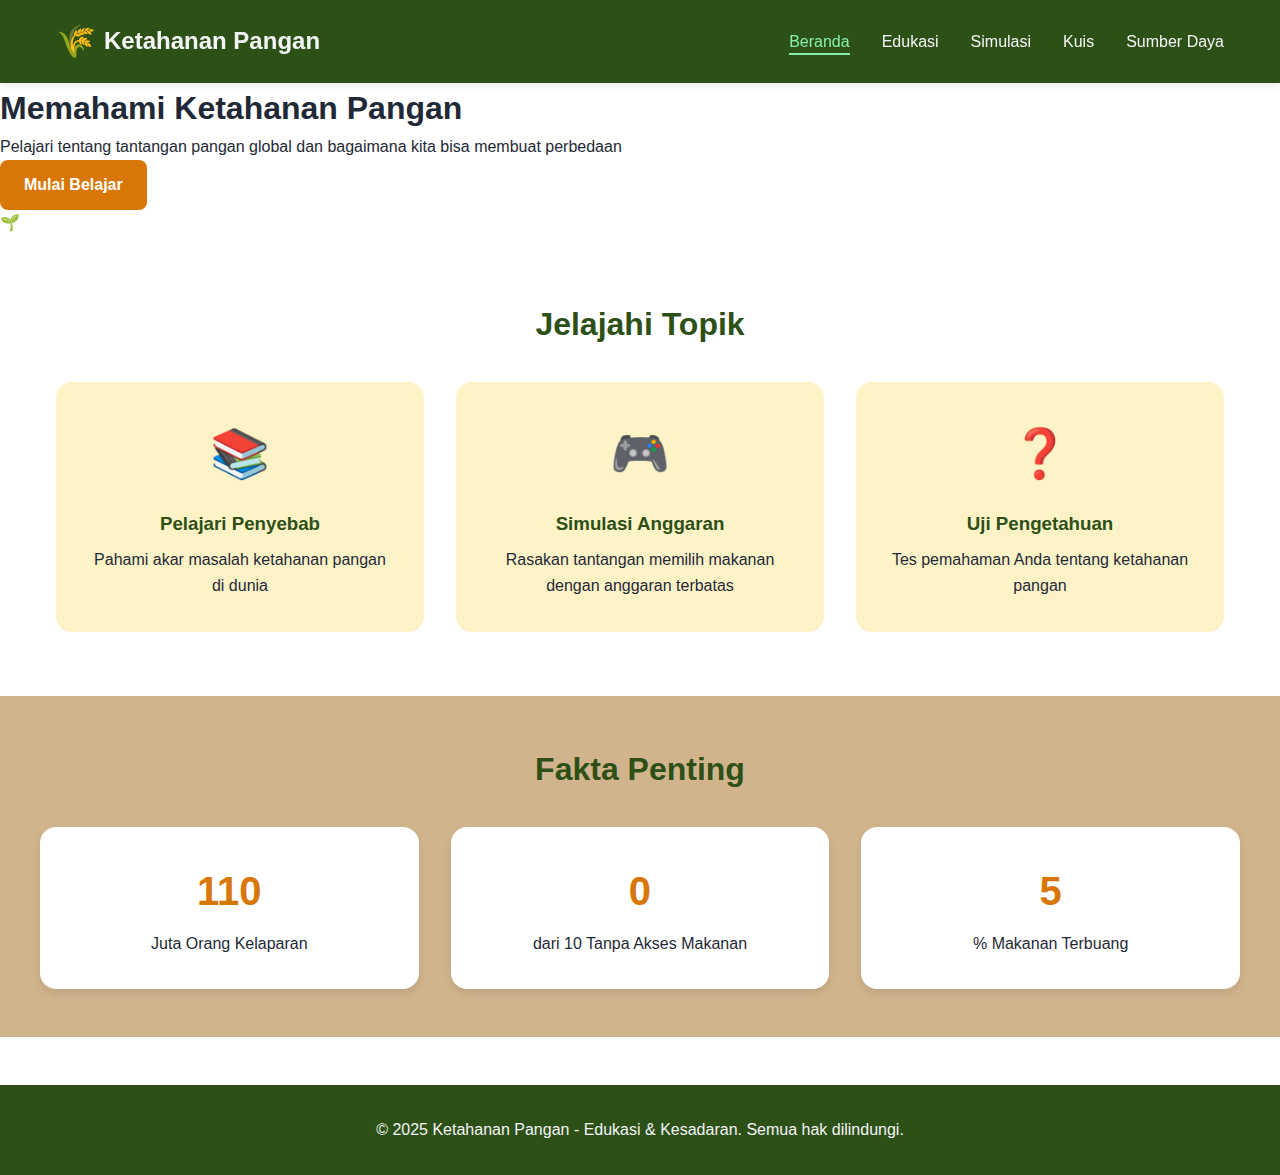
<file: index.html>
<!DOCTYPE html>
<html lang="id">
<head>
    <meta charset="UTF-8">
    <meta name="viewport" content="width=device-width, initial-scale=1.0">
    <title>Ketahanan Pangan - Beranda</title>
    <link rel="stylesheet" href="styles.css">
</head>
<body>
    <!-- Navigation -->
    <nav class="navbar">
        <div class="nav-container">
            <div class="nav-logo">
                <span class="logo-icon">🌾</span>
                <span>Ketahanan Pangan</span>
            </div>
            <ul class="nav-menu">
                <li><a href="index.html" class="nav-link active">Beranda</a></li>
                <li><a href="education.html" class="nav-link">Edukasi</a></li>
                <li><a href="simulation.html" class="nav-link">Simulasi</a></li>
                <li><a href="quiz.html" class="nav-link">Kuis</a></li>
                <li><a href="resources.html" class="nav-link">Sumber Daya</a></li>
            </ul>
            <div class="hamburger">
                <span></span>
                <span></span>
                <span></span>
            </div>
        </div>
    </nav>

    <!-- Main Content -->
    <main>
        <!-- Hero Section -->
        <section class="hero">
            <div class="hero-content">
                <h1>Memahami Ketahanan Pangan</h1>
                <p>Pelajari tentang tantangan pangan global dan bagaimana kita bisa membuat perbedaan</p>
                <a href="education.html" class="btn btn-primary">Mulai Belajar</a>
            </div>
            <div class="hero-image">
                <div class="illustration">🌱</div>
            </div>
        </section>

        <!-- Features Section -->
        <section class="features">
            <h2>Jelajahi Topik</h2>
            <div class="feature-grid">
                <a href="education.html" class="feature-card">
                    <div class="feature-icon">📚</div>
                    <h3>Pelajari Penyebab</h3>
                    <p>Pahami akar masalah ketahanan pangan di dunia</p>
                </a>
                <a href="simulation.html" class="feature-card">
                    <div class="feature-icon">🎮</div>
                    <h3>Simulasi Anggaran</h3>
                    <p>Rasakan tantangan memilih makanan dengan anggaran terbatas</p>
                </a>
                <a href="quiz.html" class="feature-card">
                    <div class="feature-icon">❓</div>
                    <h3>Uji Pengetahuan</h3>
                    <p>Tes pemahaman Anda tentang ketahanan pangan</p>
                </a>
            </div>
        </section>

        <!-- Stats Section -->
        <section class="stats">
            <h2>Fakta Penting</h2>
            <div class="stats-grid">
                <div class="stat-card">
                    <div class="stat-number" data-target="828">0</div>
                    <div class="stat-label">Juta Orang Kelaparan</div>
                </div>
                <div class="stat-card">
                    <div class="stat-number" data-target="1">0</div>
                    <div class="stat-label">dari 10 Tanpa Akses Makanan</div>
                </div>
                <div class="stat-card">
                    <div class="stat-number" data-target="40">0</div>
                    <div class="stat-label">% Makanan Terbuang</div>
                </div>
            </div>
        </section>
    </main>

    <!-- Footer -->
    <footer class="footer">
        <p>&copy; 2025 Ketahanan Pangan - Edukasi & Kesadaran. Semua hak dilindungi.</p>
    </footer>

    <script src="shared.js"></script>
    <script src="home.js"></script>
</body>
</html>
</file>
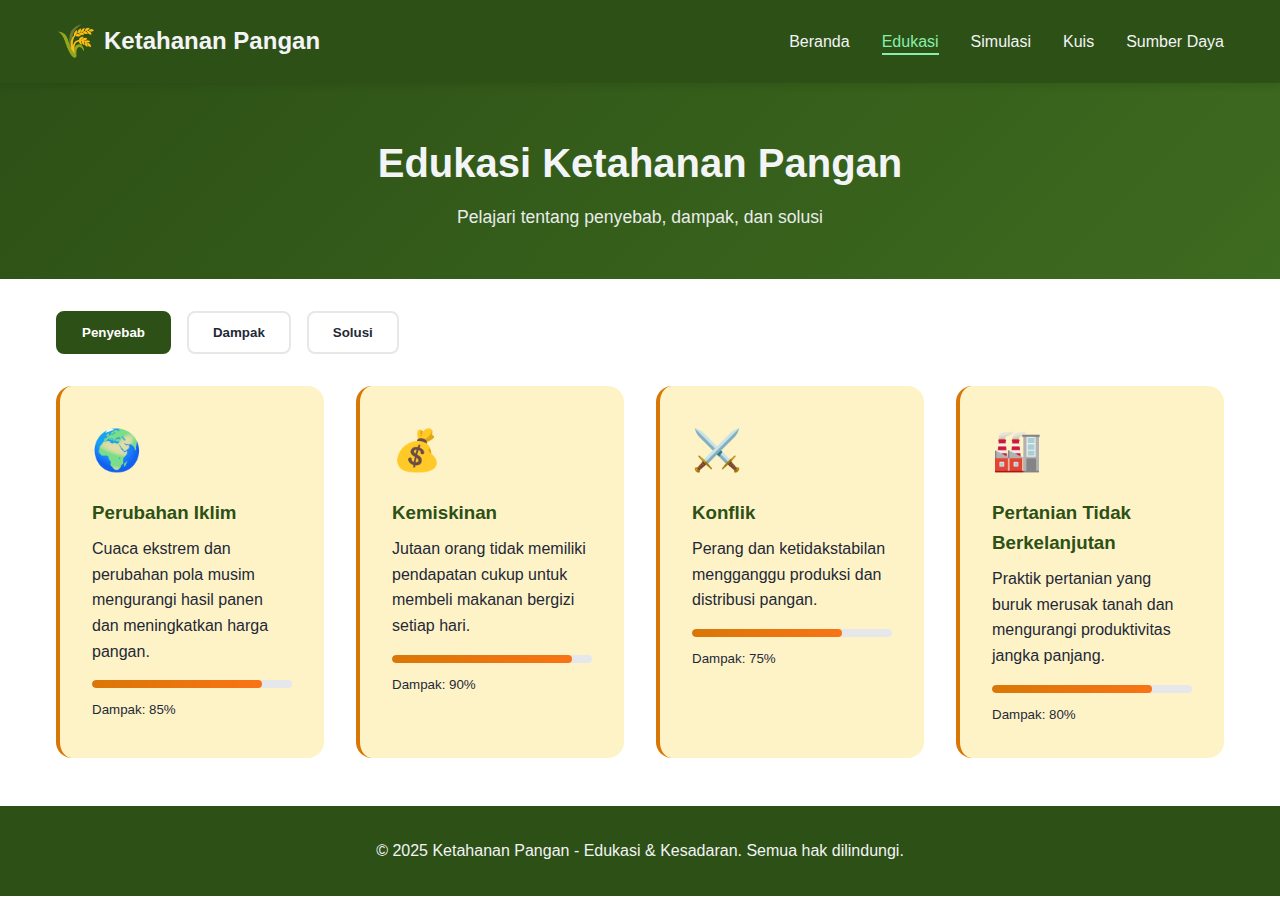
<file: education.html>
<!DOCTYPE html>
<html lang="id">
<head>
    <meta charset="UTF-8">
    <meta name="viewport" content="width=device-width, initial-scale=1.0">
    <title>Edukasi - Ketahanan Pangan</title>
    <link rel="stylesheet" href="styles.css">
</head>
<body>
    <!-- Navigation -->
    <nav class="navbar">
        <div class="nav-container">
            <div class="nav-logo">
                <span class="logo-icon">🌾</span>
                <span>Ketahanan Pangan</span>
            </div>
            <ul class="nav-menu">
                <li><a href="index.html" class="nav-link">Beranda</a></li>
                <li><a href="education.html" class="nav-link active">Edukasi</a></li>
                <li><a href="simulation.html" class="nav-link">Simulasi</a></li>
                <li><a href="quiz.html" class="nav-link">Kuis</a></li>
                <li><a href="resources.html" class="nav-link">Sumber Daya</a></li>
            </ul>
            <div class="hamburger">
                <span></span>
                <span></span>
                <span></span>
            </div>
        </div>
    </nav>

    <!-- Main Content -->
    <main>
        <div class="page-header">
            <h1>Edukasi Ketahanan Pangan</h1>
            <p>Pelajari tentang penyebab, dampak, dan solusi</p>
        </div>

        <!-- Tab Navigation -->
        <div class="tabs">
            <button class="tab-btn active" data-tab="causes">Penyebab</button>
            <button class="tab-btn" data-tab="impacts">Dampak</button>
            <button class="tab-btn" data-tab="solutions">Solusi</button>
        </div>

        <!-- Tab Content -->
        <div class="tab-content">
            <!-- Causes Tab -->
            <div id="causes" class="tab-pane active">
                <div class="content-grid">
                    <div class="content-card">
                        <div class="content-icon">🌍</div>
                        <h3>Perubahan Iklim</h3>
                        <p>Cuaca ekstrem dan perubahan pola musim mengurangi hasil panen dan meningkatkan harga pangan.</p>
                        <div class="impact-bar">
                            <div class="impact-fill" style="width: 85%"></div>
                        </div>
                        <small>Dampak: 85%</small>
                    </div>
                    <div class="content-card">
                        <div class="content-icon">💰</div>
                        <h3>Kemiskinan</h3>
                        <p>Jutaan orang tidak memiliki pendapatan cukup untuk membeli makanan bergizi setiap hari.</p>
                        <div class="impact-bar">
                            <div class="impact-fill" style="width: 90%"></div>
                        </div>
                        <small>Dampak: 90%</small>
                    </div>
                    <div class="content-card">
                        <div class="content-icon">⚔️</div>
                        <h3>Konflik</h3>
                        <p>Perang dan ketidakstabilan mengganggu produksi dan distribusi pangan.</p>
                        <div class="impact-bar">
                            <div class="impact-fill" style="width: 75%"></div>
                        </div>
                        <small>Dampak: 75%</small>
                    </div>
                    <div class="content-card">
                        <div class="content-icon">🏭</div>
                        <h3>Pertanian Tidak Berkelanjutan</h3>
                        <p>Praktik pertanian yang buruk merusak tanah dan mengurangi produktivitas jangka panjang.</p>
                        <div class="impact-bar">
                            <div class="impact-fill" style="width: 80%"></div>
                        </div>
                        <small>Dampak: 80%</small>
                    </div>
                </div>
            </div>

            <!-- Impacts Tab -->
            <div id="impacts" class="tab-pane">
                <div class="content-grid">
                    <div class="content-card impact-card">
                        <div class="content-icon">👶</div>
                        <h3>Malnutrisi Anak</h3>
                        <p>Anak-anak yang kekurangan gizi mengalami gangguan perkembangan fisik dan mental.</p>
                        <div class="severity-badge high">Sangat Serius</div>
                    </div>
                    <div class="content-card impact-card">
                        <div class="content-icon">🏥</div>
                        <h3>Kesehatan Buruk</h3>
                        <p>Kekurangan pangan menyebabkan penyakit dan meningkatkan angka kematian.</p>
                        <div class="severity-badge high">Sangat Serius</div>
                    </div>
                    <div class="content-card impact-card">
                        <div class="content-icon">📚</div>
                        <h3>Pendidikan Terganggu</h3>
                        <p>Anak-anak lapar tidak bisa fokus belajar dan sering putus sekolah.</p>
                        <div class="severity-badge medium">Serius</div>
                    </div>
                    <div class="content-card impact-card">
                        <div class="content-icon">🌊</div>
                        <h3>Migrasi Paksa</h3>
                        <p>Orang terpaksa meninggalkan rumah mencari pangan, menyebabkan ketidakstabilan sosial.</p>
                        <div class="severity-badge medium">Serius</div>
                    </div>
                </div>
            </div>

            <!-- Solutions Tab -->
            <div id="solutions" class="tab-pane">
                <div class="content-grid">
                    <div class="content-card solution-card">
                        <div class="content-icon">🌱</div>
                        <h3>Pertanian Berkelanjutan</h3>
                        <p>Menggunakan teknik ramah lingkungan untuk meningkatkan hasil panen jangka panjang.</p>
                        <div class="action-items">
                            <span class="action-tag">Rotasi Tanaman</span>
                            <span class="action-tag">Kompos Organik</span>
                            <span class="action-tag">Irigasi Efisien</span>
                        </div>
                    </div>
                    <div class="content-card solution-card">
                        <div class="content-icon">🤝</div>
                        <h3>Kemitraan Global</h3>
                        <p>Negara-negara bekerja sama berbagi sumber daya dan pengetahuan tentang pangan.</p>
                        <div class="action-items">
                            <span class="action-tag">Pertukaran Teknologi</span>
                            <span class="action-tag">Bantuan Teknis</span>
                            <span class="action-tag">Investasi Bersama</span>
                        </div>
                    </div>
                    <div class="content-card solution-card">
                        <div class="content-icon">💡</div>
                        <h3>Inovasi Teknologi</h3>
                        <p>Menggunakan teknologi modern untuk meningkatkan efisiensi produksi pangan.</p>
                        <div class="action-items">
                            <span class="action-tag">Pertanian Presisi</span>
                            <span class="action-tag">Bioteknologi</span>
                            <span class="action-tag">AI & Data</span>
                        </div>
                    </div>
                    <div class="content-card solution-card">
                        <div class="content-icon">♻️</div>
                        <h3>Kurangi Pemborosan</h3>
                        <p>Mengurangi limbah pangan dan mendistribusikan makanan lebih efisien ke yang membutuhkan.</p>
                        <div class="action-items">
                            <span class="action-tag">Penyimpanan Lebih Baik</span>
                            <span class="action-tag">Distribusi Efisien</span>
                            <span class="action-tag">Edukasi Konsumen</span>
                        </div>
                    </div>
                </div>
            </div>
        </div>
    </main>

    <!-- Footer -->
    <footer class="footer">
        <p>&copy; 2025 Ketahanan Pangan - Edukasi & Kesadaran. Semua hak dilindungi.</p>
    </footer>

    <script src="shared.js"></script>
    <script src="education.js"></script>
</body>
</html>
</file>
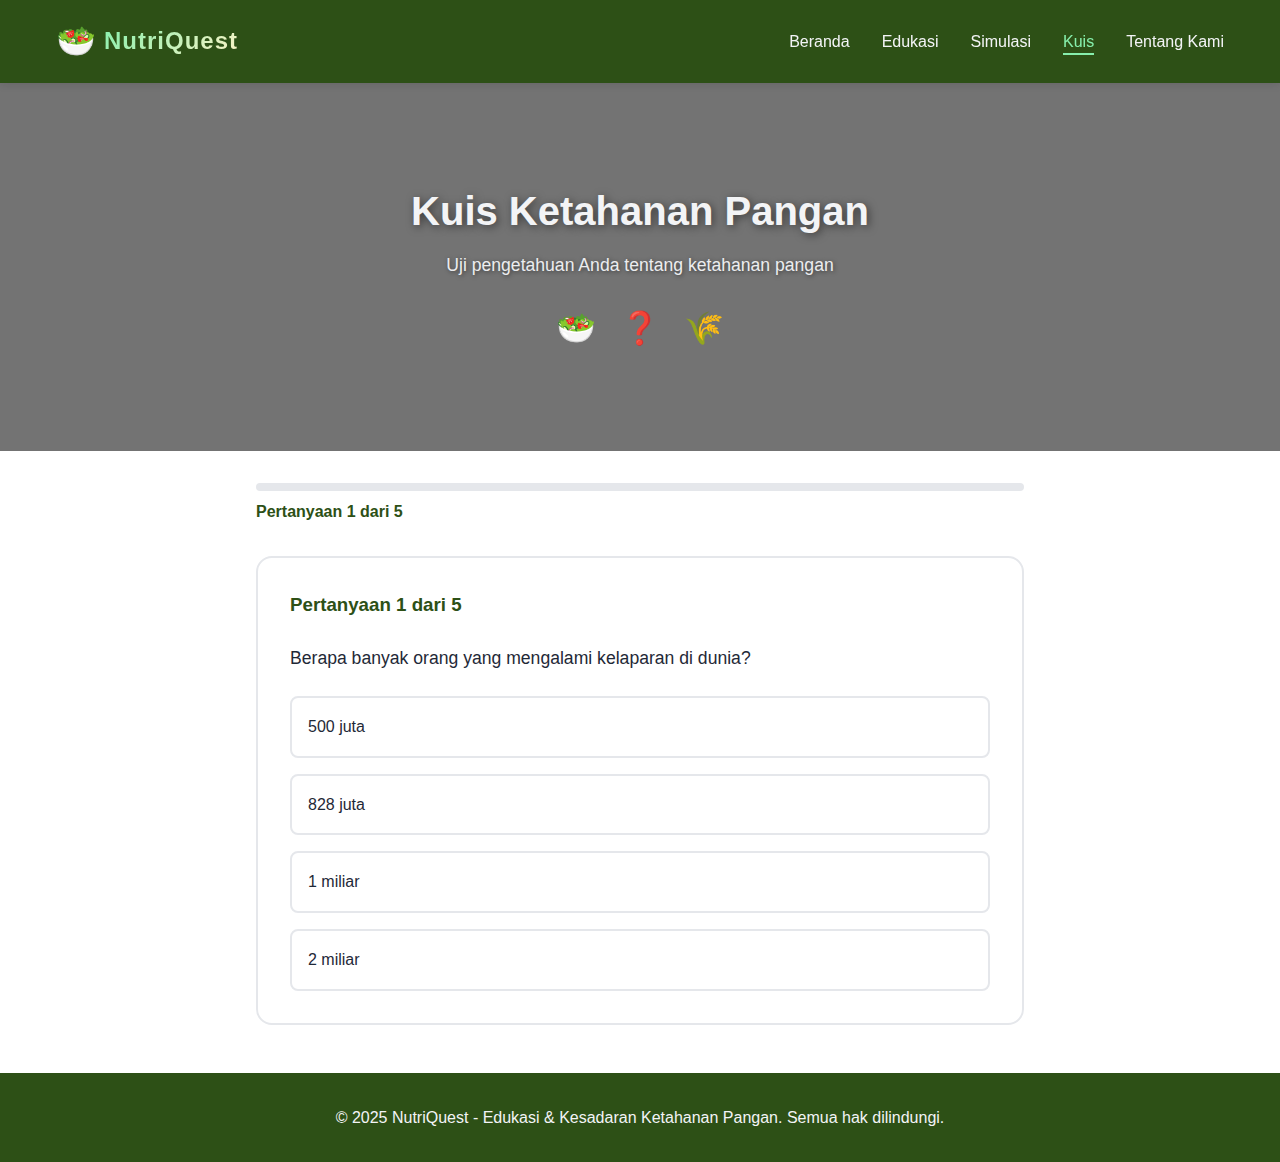
<file: quiz.html>
<!DOCTYPE html>
<html lang="id">
<head>
    <meta charset="UTF-8">
    <meta name="viewport" content="width=device-width, initial-scale=1.0">
    <title>Kuis - NutriQuest</title>
    <link rel="stylesheet" href="styles.css">
</head>
<body>
    <!-- Navigation -->
    <nav class="navbar">
        <div class="nav-container">
            <div class="nav-logo">
                <span class="logo-icon">🥗</span>
                <span class="logo-text">NutriQuest</span>
            </div>
            <ul class="nav-menu">
                <li><a href="index.html" class="nav-link">Beranda</a></li>
                <li><a href="education.html" class="nav-link">Edukasi</a></li>
                <li><a href="simulation.html" class="nav-link">Simulasi</a></li>
                <li><a href="quiz.html" class="nav-link active">Kuis</a></li>
                <li><a href="resources.html" class="nav-link">Tentang Kami</a></li>
            </ul>
            <div class="hamburger">
                <span></span>
                <span></span>
                <span></span>
            </div>
        </div>
    </nav>

    <!-- Main Content -->
    <main>
        <!-- Added gradient background for quiz page instead of image -->
        <!-- Added background image with overlay and interactive symbols -->
        <div class="page-header-gradient" style="background-image: url('https://bimba-aiueo.com/wp-content/uploads/2017/04/O6VNJU0.jpg'); background-size: cover; background-position: center; position: relative;">
            <div class="quiz-header-overlay"></div>
            <div class="quiz-header-content">
                <h1>Kuis Ketahanan Pangan</h1>
                <p>Uji pengetahuan Anda tentang ketahanan pangan</p>
                <!-- Added interactive moving symbols -->
                <div class="quiz-animated-symbols">
                    <span class="quiz-symbol quiz-symbol-1">🥗</span>
                    <span class="quiz-symbol quiz-symbol-2">❓</span>
                    <span class="quiz-symbol quiz-symbol-3">🌾</span>
                </div>
            </div>
        </div>

        <!-- Quiz Progress -->
        <div class="quiz-progress" id="quizProgress" style="display: none;">
            <div class="progress-bar">
                <div class="progress-fill" id="quizProgressFill"></div>
            </div>
            <span id="quizProgressText">Pertanyaan 1 dari 5</span>
        </div>

        <!-- Quiz Container -->
        <div class="quiz-container" id="quizContainer">
            <!-- Quiz will be generated by JavaScript -->
        </div>
    </main>

    <!-- Footer -->
    <footer class="footer">
        <p>&copy; 2025 NutriQuest - Edukasi & Kesadaran Ketahanan Pangan. Semua hak dilindungi.</p>
    </footer>

    <script src="shared.js"></script>
    <script src="quiz.js"></script>
</body>
</html>
</file>
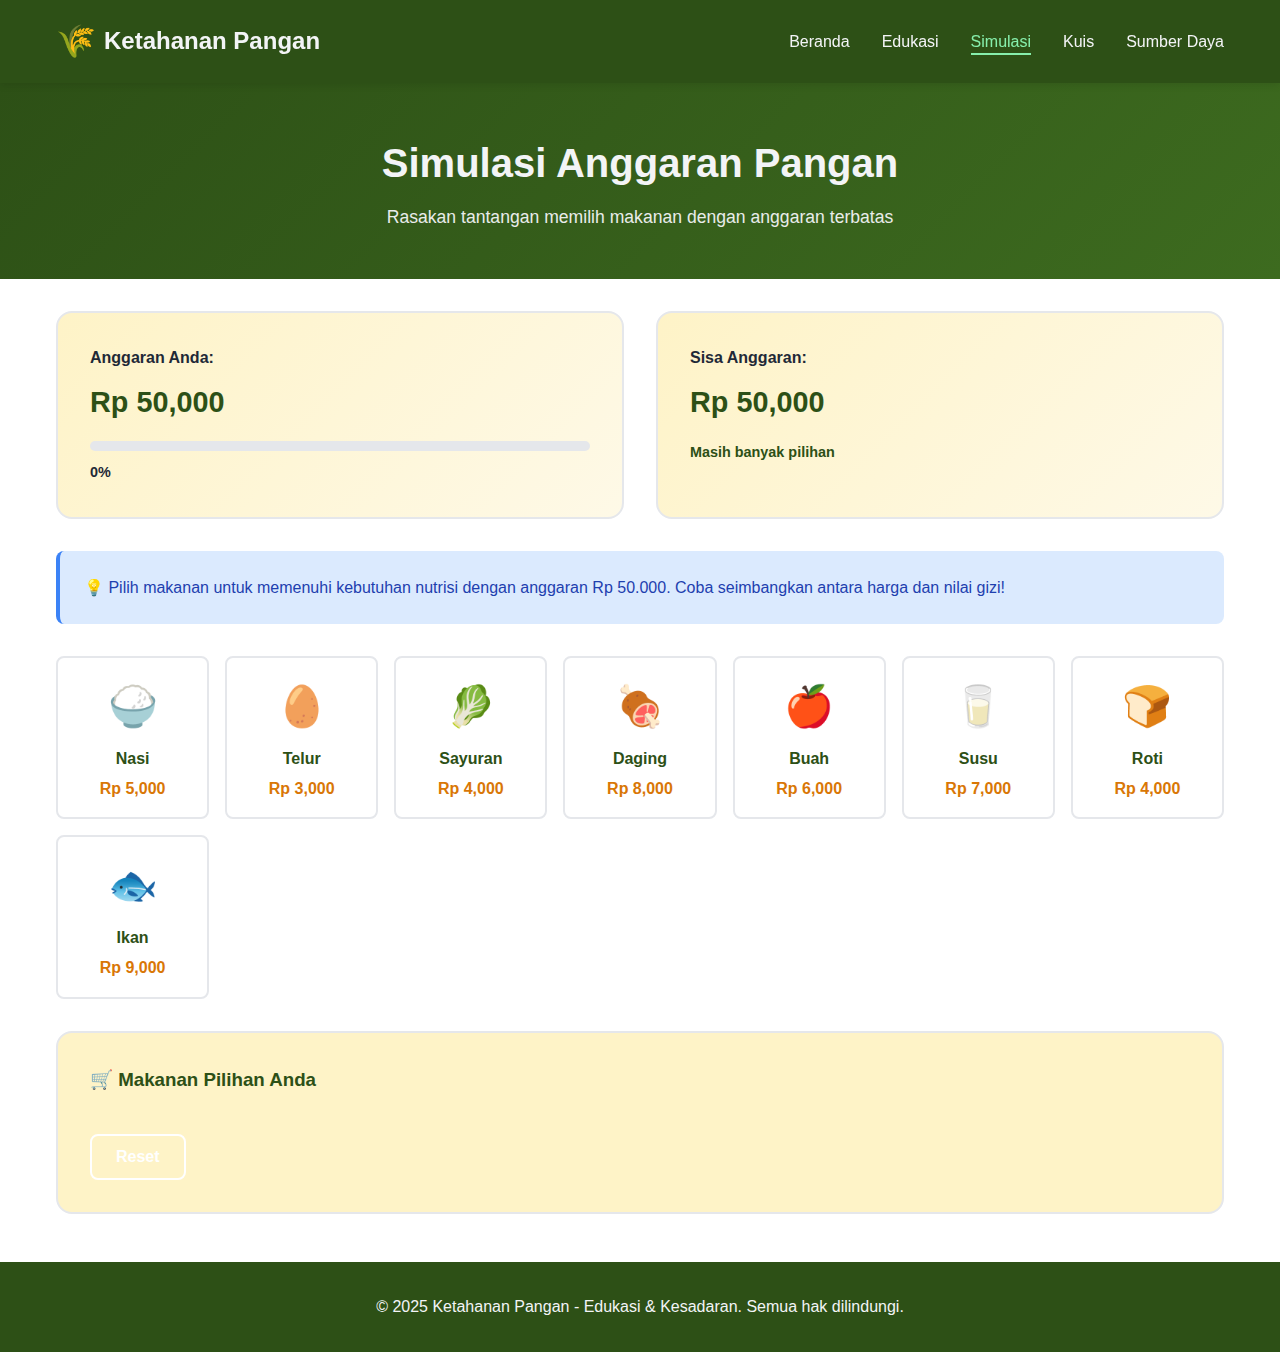
<file: simulation.html>
<!DOCTYPE html>
<html lang="id">
<head>
    <meta charset="UTF-8">
    <meta name="viewport" content="width=device-width, initial-scale=1.0">
    <title>Simulasi - Ketahanan Pangan</title>
    <link rel="stylesheet" href="styles.css">
</head>
<body>
    <!-- Navigation -->
    <nav class="navbar">
        <div class="nav-container">
            <div class="nav-logo">
                <span class="logo-icon">🌾</span>
                <span>Ketahanan Pangan</span>
            </div>
            <ul class="nav-menu">
                <li><a href="index.html" class="nav-link">Beranda</a></li>
                <li><a href="education.html" class="nav-link">Edukasi</a></li>
                <li><a href="simulation.html" class="nav-link active">Simulasi</a></li>
                <li><a href="quiz.html" class="nav-link">Kuis</a></li>
                <li><a href="resources.html" class="nav-link">Sumber Daya</a></li>
            </ul>
            <div class="hamburger">
                <span></span>
                <span></span>
                <span></span>
            </div>
        </div>
    </nav>

    <!-- Main Content -->
    <main>
        <div class="page-header">
            <h1>Simulasi Anggaran Pangan</h1>
            <p>Rasakan tantangan memilih makanan dengan anggaran terbatas</p>
        </div>

        <div class="simulation-container">
            <!-- Budget Display -->
            <div class="budget-info">
                <div class="budget-display">
                    <span class="budget-label">Anggaran Anda:</span>
                    <span class="budget-amount" id="budgetAmount">Rp 50.000</span>
                    <div class="budget-progress">
                        <div class="progress-bar">
                            <div class="progress-fill" id="progressFill" style="width: 0%"></div>
                        </div>
                        <span class="progress-text" id="progressText">0%</span>
                    </div>
                </div>
                <div class="spent-display">
                    <span class="spent-label">Sisa Anggaran:</span>
                    <span class="spent-amount" id="remainingAmount">Rp 50.000</span>
                    <div class="budget-status" id="budgetStatus">Masih banyak pilihan</div>
                </div>
            </div>

            <div class="simulation-instructions">
                <p>💡 Pilih makanan untuk memenuhi kebutuhan nutrisi dengan anggaran Rp 50.000. Coba seimbangkan antara harga dan nilai gizi!</p>
            </div>

            <!-- Food Grid -->
            <div class="food-grid" id="foodGrid">
                <!-- Food items will be generated by JavaScript -->
            </div>

            <!-- Selected Items -->
            <div class="selected-items">
                <h3>🛒 Makanan Pilihan Anda</h3>
                <div id="selectedList" class="selected-list"></div>
                <div class="simulation-actions">
                    <button class="btn btn-secondary" onclick="resetSimulation()">Reset</button>
                    <button class="btn btn-primary" onclick="analyzeNutrition()" id="analyzeBtn" style="display: none;">Analisis Nutrisi</button>
                </div>
            </div>

            <!-- Nutrition Analysis -->
            <div class="simulation-result" id="simulationResult" style="display: none;">
                <h3>📊 Analisis Nutrisi Anda</h3>
                <div id="nutritionAnalysis"></div>
                <div class="nutrition-feedback" id="nutritionFeedback"></div>
            </div>
        </div>
    </main>

    <!-- Footer -->
    <footer class="footer">
        <p>&copy; 2025 Ketahanan Pangan - Edukasi & Kesadaran. Semua hak dilindungi.</p>
    </footer>

    <script src="shared.js"></script>
    <script src="simulation.js"></script>
</body>
</html>
</file>
<file: styles.css>
* {
  margin: 0;
  padding: 0;
  box-sizing: border-box;
}

:root {
  --primary-green: #2d5016;
  --secondary-orange: #d97706;
  --light-green: #86efac;
  --cream: #fef3c7;
  --light-brown: #d2b48c;
  --dark-text: #1f2937;
  --light-text: #f3f4f6;
  --border-color: #e5e7eb;
  --success-green: #22c55e;
  --warning-orange: #f97316;
  --danger-red: #ef4444;
}

body {
  font-family: "Segoe UI", Tahoma, Geneva, Verdana, sans-serif;
  line-height: 1.6;
  color: var(--dark-text);
  background-color: #ffffff;
}

/* Navigation */
.navbar {
  background-color: var(--primary-green);
  color: var(--light-text);
  padding: 1rem 0;
  position: sticky;
  top: 0;
  z-index: 100;
  box-shadow: 0 2px 8px rgba(0, 0, 0, 0.1);
}

.nav-container {
  max-width: 1200px;
  margin: 0 auto;
  padding: 0 1rem;
  display: flex;
  justify-content: space-between;
  align-items: center;
}

.nav-logo {
  font-size: 1.5rem;
  font-weight: bold;
  display: flex;
  align-items: center;
  gap: 0.5rem;
}

.logo-icon {
  font-size: 2rem;
}

.logo-text {
  background: linear-gradient(135deg, #86efac, #fef3c7);
  -webkit-background-clip: text;
  -webkit-text-fill-color: transparent;
  background-clip: text;
  font-weight: 800;
  letter-spacing: 1px;
}

.nav-menu {
  display: flex;
  list-style: none;
  gap: 2rem;
}

.nav-link {
  color: var(--light-text);
  text-decoration: none;
  transition: color 0.3s ease;
  cursor: pointer;
  position: relative;
  font-weight: 500;
}

.nav-link:hover,
.nav-link.active {
  color: var(--light-green);
}

.nav-link.active::after {
  content: "";
  position: absolute;
  bottom: -5px;
  left: 0;
  right: 0;
  height: 2px;
  background-color: var(--light-green);
}

.hamburger {
  display: none;
  flex-direction: column;
  cursor: pointer;
}

.hamburger span {
  width: 25px;
  height: 3px;
  background-color: var(--light-text);
  margin: 5px 0;
  transition: 0.3s;
}

/* Hero Section with Video Background */
.hero-video {
  position: relative;
  height: 600px;
  display: flex;
  align-items: center;
  justify-content: center;
  overflow: hidden;
}

.hero-video-bg {
  position: absolute;
  top: 0;
  left: 0;
  width: 100%;
  height: 100%;
  object-fit: cover;
  z-index: 1;
  border: none;
}

.hero-overlay {
  position: absolute;
  top: 0;
  left: 0;
  width: 100%;
  height: 100%;
  background: rgba(0, 0, 0, 0.5);
  z-index: 2;
}

.hero-video-content {
  position: relative;
  z-index: 3;
  text-align: center;
  color: var(--light-text);
  max-width: 800px;
  padding: 2rem;
  animation: fadeInUp 1s ease;
}

.hero-title {
  font-size: 3.5rem;
  font-weight: 800;
  margin-bottom: 1rem;
  line-height: 1.2;
  text-shadow: 2px 2px 8px rgba(0, 0, 0, 0.5);
}

.hero-subtitle {
  font-size: 1.3rem;
  margin-bottom: 2rem;
  opacity: 0.95;
  text-shadow: 1px 1px 4px rgba(0, 0, 0, 0.5);
}

.hero-buttons {
  display: flex;
  gap: 1rem;
  justify-content: center;
  flex-wrap: wrap;
}

/* Added page header with background image and overlay */
.page-header-with-bg {
  position: relative;
  height: 400px;
  display: flex;
  align-items: center;
  justify-content: center;
  overflow: hidden;
  background-size: cover;
  background-position: center;
}

.page-header-overlay {
  position: absolute;
  top: 0;
  left: 0;
  width: 100%;
  height: 100%;
  background: rgba(0, 0, 0, 0.55);
  z-index: 1;
}

.page-header-content {
  position: relative;
  z-index: 2;
  text-align: center;
  color: var(--light-text);
  max-width: 800px;
  padding: 2rem;
}

.page-header-content h1 {
  font-size: 2.5rem;
  margin-bottom: 0.5rem;
  text-shadow: 2px 2px 8px rgba(0, 0, 0, 0.5);
}

.page-header-content p {
  font-size: 1.1rem;
  opacity: 0.95;
  text-shadow: 1px 1px 4px rgba(0, 0, 0, 0.5);
}

/* Added gradient background for quiz page */
.page-header-gradient {
  background: linear-gradient(135deg, var(--primary-green) 0%, #3d6b1f 100%);
  color: var(--light-text);
  padding: 3rem 1rem;
  text-align: center;
}

.page-header-gradient h1 {
  font-size: 2.5rem;
  margin-bottom: 0.5rem;
}

.page-header-gradient p {
  font-size: 1.1rem;
  opacity: 0.95;
}

@keyframes fadeInUp {
  from {
    opacity: 0;
    transform: translateY(30px);
  }
  to {
    opacity: 1;
    transform: translateY(0);
  }
}

/* Buttons */
.btn {
  padding: 0.75rem 1.5rem;
  border: none;
  border-radius: 0.5rem;
  font-size: 1rem;
  cursor: pointer;
  transition: all 0.3s ease;
  font-weight: 600;
  text-decoration: none;
  display: inline-block;
}

.btn-lg {
  padding: 1rem 2rem;
  font-size: 1.1rem;
}

.btn-primary {
  background-color: var(--secondary-orange);
  color: white;
}

.btn-primary:hover {
  background-color: #b45309;
  transform: translateY(-2px);
  box-shadow: 0 4px 12px rgba(217, 119, 6, 0.3);
}

.btn-secondary {
  background-color: transparent;
  color: white;
  border: 2px solid white;
}

.btn-secondary:hover {
  background-color: rgba(255, 255, 255, 0.1);
  transform: translateY(-2px);
}

.btn-link {
  background-color: transparent;
  color: var(--secondary-orange);
  text-decoration: underline;
  padding: 0.5rem 0;
}

.btn-link:hover {
  color: #b45309;
}

.btn-reset {
  background-color: #6b7280;
  color: white;
}

.btn-reset:hover {
  background-color: #4b5563;
  transform: translateY(-2px);
  box-shadow: 0 4px 12px rgba(107, 114, 128, 0.3);
}

/* Features Section */
.features {
  max-width: 1200px;
  margin: 4rem auto;
  padding: 0 1rem;
}

.features h2 {
  font-size: 2rem;
  margin-bottom: 2rem;
  text-align: center;
  color: var(--primary-green);
}

.feature-grid {
  display: grid;
  grid-template-columns: repeat(auto-fit, minmax(280px, 1fr));
  gap: 2rem;
}

.feature-card {
  background-color: var(--cream);
  padding: 2rem;
  border-radius: 1rem;
  text-align: center;
  cursor: pointer;
  transition: all 0.3s ease;
  border: 2px solid transparent;
  text-decoration: none;
  color: inherit;
}

.feature-card:hover {
  transform: translateY(-5px);
  border-color: var(--secondary-orange);
  box-shadow: 0 8px 16px rgba(0, 0, 0, 0.1);
}

.feature-icon {
  font-size: 3rem;
  margin-bottom: 1rem;
  animation: bounce 2s infinite;
}

.feature-card:nth-child(2) .feature-icon {
  animation-delay: 0.2s;
}

.feature-card:nth-child(3) .feature-icon {
  animation-delay: 0.4s;
}

@keyframes bounce {
  0%,
  100% {
    transform: translateY(0);
  }
  50% {
    transform: translateY(-10px);
  }
}

.feature-card h3 {
  color: var(--primary-green);
  margin-bottom: 0.5rem;
}

/* Stats Section */
.stats {
  background-color: var(--light-brown);
  padding: 3rem 1rem;
  margin: 3rem 0;
}

.stats h2 {
  font-size: 2rem;
  margin-bottom: 2rem;
  text-align: center;
  color: var(--primary-green);
}

.stats-grid {
  display: grid;
  grid-template-columns: repeat(auto-fit, minmax(250px, 1fr));
  gap: 2rem;
  max-width: 1200px;
  margin: 0 auto;
}

.stat-card {
  background-color: white;
  padding: 2rem;
  border-radius: 1rem;
  text-align: center;
  box-shadow: 0 4px 8px rgba(0, 0, 0, 0.1);
  transition: all 0.3s ease;
}

.stat-card:hover {
  transform: scale(1.05);
  box-shadow: 0 8px 16px rgba(0, 0, 0, 0.15);
}

.stat-number {
  font-size: 2.5rem;
  font-weight: bold;
  color: var(--secondary-orange);
  display: block;
  margin-bottom: 0.5rem;
}

.stat-unit {
  font-size: 1.2rem;
  margin-left: 0.3rem;
  font-weight: 600;
}

.stat-label {
  color: var(--dark-text);
  font-size: 1rem;
}

/* Page Header */
.page-header {
  background: linear-gradient(135deg, var(--primary-green) 0%, #3d6b1f 100%);
  color: var(--light-text);
  padding: 3rem 1rem;
  text-align: center;
}

.page-header h1 {
  font-size: 2.5rem;
  margin-bottom: 0.5rem;
}

.page-header p {
  font-size: 1.1rem;
  opacity: 0.95;
}

/* Tabs */
.tabs {
  display: flex;
  gap: 1rem;
  max-width: 1200px;
  margin: 2rem auto;
  padding: 0 1rem;
  flex-wrap: wrap;
}

.tab-btn {
  padding: 0.75rem 1.5rem;
  border: 2px solid var(--border-color);
  background-color: white;
  color: var(--dark-text);
  border-radius: 0.5rem;
  cursor: pointer;
  transition: all 0.3s ease;
  font-weight: 600;
}

.tab-btn.active {
  background-color: var(--primary-green);
  color: white;
  border-color: var(--primary-green);
}

.tab-btn:hover {
  border-color: var(--secondary-orange);
  transform: translateY(-2px);
}

/* Tab Content */
.tab-content {
  max-width: 1200px;
  margin: 0 auto;
  padding: 0 1rem;
}

.tab-pane {
  display: none;
  animation: fadeIn 0.3s ease;
}

.tab-pane.active {
  display: block;
}

@keyframes fadeIn {
  from {
    opacity: 0;
  }
  to {
    opacity: 1;
  }
}

.content-grid {
  display: grid;
  grid-template-columns: repeat(auto-fit, minmax(250px, 1fr));
  gap: 2rem;
  margin: 2rem 0;
}

.content-card {
  background-color: var(--cream);
  padding: 2rem;
  border-radius: 1rem;
  border-left: 4px solid var(--secondary-orange);
  transition: all 0.3s ease;
}

.content-card:hover {
  transform: translateY(-5px);
  box-shadow: 0 8px 16px rgba(0, 0, 0, 0.1);
}

.content-icon {
  font-size: 2.5rem;
  margin-bottom: 1rem;
}

.content-card h3 {
  color: var(--primary-green);
  margin-bottom: 0.5rem;
}

/* Impact bar styling for causes section */
.impact-bar {
  background-color: #e5e7eb;
  height: 8px;
  border-radius: 4px;
  margin: 1rem 0 0.5rem 0;
  overflow: hidden;
}

.impact-fill {
  background: linear-gradient(90deg, var(--secondary-orange), var(--warning-orange));
  height: 100%;
  border-radius: 4px;
  animation: fillBar 1s ease;
}

@keyframes fillBar {
  from {
    width: 0 !important;
  }
}

/* Severity badges for impacts section */
.severity-badge {
  display: inline-block;
  padding: 0.5rem 1rem;
  border-radius: 20px;
  font-size: 0.85rem;
  font-weight: 600;
  margin-top: 1rem;
}

.severity-badge.high {
  background-color: #fee2e2;
  color: #991b1b;
}

.severity-badge.medium {
  background-color: #fef3c7;
  color: #92400e;
}

/* Action tags for solutions section */
.action-items {
  display: flex;
  flex-wrap: wrap;
  gap: 0.5rem;
  margin-top: 1rem;
}

.action-tag {
  background-color: rgba(45, 80, 22, 0.1);
  color: var(--primary-green);
  padding: 0.4rem 0.8rem;
  border-radius: 20px;
  font-size: 0.85rem;
  font-weight: 600;
}

/* Simulation */
.simulation-container {
  max-width: 1200px;
  margin: 2rem auto;
  padding: 0 1rem;
}

/* Budget display with progress visualization */
.budget-info {
  display: grid;
  grid-template-columns: repeat(auto-fit, minmax(250px, 1fr));
  gap: 2rem;
  margin-bottom: 2rem;
}

.budget-display,
.spent-display {
  background: linear-gradient(135deg, var(--cream) 0%, #fef9e7 100%);
  padding: 2rem;
  border-radius: 1rem;
  border: 2px solid var(--border-color);
  transition: all 0.3s ease;
}

.budget-display:hover,
.spent-display:hover {
  box-shadow: 0 4px 12px rgba(0, 0, 0, 0.1);
}

.budget-label,
.spent-label {
  display: block;
  color: var(--dark-text);
  margin-bottom: 0.5rem;
  font-weight: 600;
}

.budget-amount,
.spent-amount {
  display: block;
  font-size: 1.8rem;
  font-weight: bold;
  color: var(--primary-green);
  margin-bottom: 1rem;
}

.budget-progress {
  margin-top: 1rem;
}

.progress-bar {
  background-color: #e5e7eb;
  height: 10px;
  border-radius: 5px;
  overflow: hidden;
  margin-bottom: 0.5rem;
}

.progress-fill {
  background: linear-gradient(90deg, var(--secondary-orange), var(--warning-orange));
  height: 100%;
  border-radius: 5px;
  transition: width 0.3s ease;
}

.progress-text {
  font-size: 0.9rem;
  color: var(--dark-text);
  font-weight: 600;
}

.budget-status {
  font-size: 0.9rem;
  color: var(--primary-green);
  margin-top: 0.5rem;
  font-weight: 600;
}

/* Simulation instructions */
.simulation-instructions {
  background-color: #dbeafe;
  border-left: 4px solid #3b82f6;
  padding: 1.5rem;
  border-radius: 0.5rem;
  margin-bottom: 2rem;
  color: #1e40af;
}

.food-grid {
  display: grid;
  grid-template-columns: repeat(auto-fill, minmax(150px, 1fr));
  gap: 1rem;
  margin: 2rem 0;
}

.food-item {
  background-color: white;
  border: 2px solid var(--border-color);
  border-radius: 0.5rem;
  padding: 1rem;
  text-align: center;
  cursor: pointer;
  transition: all 0.3s ease;
}

.food-item:hover {
  border-color: var(--secondary-orange);
  box-shadow: 0 4px 8px rgba(0, 0, 0, 0.1);
  transform: translateY(-3px);
}

.food-item.selected {
  background-color: var(--light-green);
  border-color: var(--primary-green);
  box-shadow: 0 4px 12px rgba(45, 80, 22, 0.2);
}

.food-icon {
  font-size: 2.5rem;
  margin-bottom: 0.5rem;
}

.food-name {
  font-weight: 600;
  color: var(--primary-green);
  margin-bottom: 0.25rem;
}

.food-price {
  color: var(--secondary-orange);
  font-weight: bold;
}

.selected-items {
  background-color: var(--cream);
  padding: 2rem;
  border-radius: 1rem;
  margin: 2rem 0;
  border: 2px solid var(--border-color);
}

.selected-items h3 {
  color: var(--primary-green);
  margin-bottom: 1rem;
}

.selected-list {
  margin-bottom: 1.5rem;
  max-height: 300px;
  overflow-y: auto;
}

.selected-item {
  display: flex;
  justify-content: space-between;
  align-items: center;
  padding: 0.75rem;
  border-bottom: 1px solid var(--border-color);
  background-color: white;
  border-radius: 0.25rem;
  margin-bottom: 0.5rem;
}

.selected-item-name {
  font-weight: 600;
  color: var(--dark-text);
}

.selected-item-price {
  color: var(--secondary-orange);
  font-weight: bold;
}

.selected-item-remove {
  background-color: #fee2e2;
  color: #991b1b;
  border: none;
  padding: 0.25rem 0.75rem;
  border-radius: 0.25rem;
  cursor: pointer;
  font-weight: 600;
  transition: all 0.2s ease;
}

.selected-item-remove:hover {
  background-color: #fecaca;
}

/* Simulation actions styling */
.simulation-actions {
  display: flex;
  gap: 1rem;
  flex-wrap: wrap;
}

.simulation-result {
  background: linear-gradient(135deg, var(--light-green) 0%, #bbf7d0 100%);
  padding: 2rem;
  border-radius: 1rem;
  margin: 2rem 0;
  border: 2px solid var(--success-green);
}

.simulation-result h3 {
  color: var(--primary-green);
  margin-bottom: 1.5rem;
}

.nutrition-feedback {
  background-color: white;
  padding: 1.5rem;
  border-radius: 0.5rem;
  margin-top: 1rem;
  border-left: 4px solid var(--secondary-orange);
}

/* Quiz */
.quiz-progress {
  max-width: 800px;
  margin: 2rem auto;
  padding: 0 1rem;
}

.quiz-progress .progress-bar {
  height: 8px;
  margin-bottom: 0.5rem;
}

#quizProgressText {
  font-weight: 600;
  color: var(--primary-green);
}

.quiz-container {
  max-width: 800px;
  margin: 2rem auto;
  padding: 0 1rem;
}

.quiz-question {
  background-color: white;
  border: 2px solid var(--border-color);
  border-radius: 1rem;
  padding: 2rem;
  margin-bottom: 2rem;
  animation: slideInUp 0.3s ease;
}

@keyframes slideInUp {
  from {
    opacity: 0;
    transform: translateY(20px);
  }
  to {
    opacity: 1;
    transform: translateY(0);
  }
}

.quiz-question h3 {
  color: var(--primary-green);
  margin-bottom: 1.5rem;
}

.quiz-options {
  display: flex;
  flex-direction: column;
  gap: 1rem;
}

.quiz-option {
  padding: 1rem;
  border: 2px solid var(--border-color);
  border-radius: 0.5rem;
  cursor: pointer;
  transition: all 0.3s ease;
  background-color: white;
  font-weight: 500;
}

.quiz-option:hover {
  border-color: var(--secondary-orange);
  background-color: var(--cream);
  transform: translateX(5px);
}

.quiz-option.selected {
  background-color: var(--light-green);
  border-color: var(--primary-green);
}

.quiz-option.correct {
  background-color: #dcfce7;
  border-color: var(--success-green);
  color: #166534;
}

.quiz-option.incorrect {
  background-color: #fee2e2;
  border-color: var(--danger-red);
  color: #991b1b;
}

.quiz-result {
  background: linear-gradient(135deg, var(--cream) 0%, #fef9e7 100%);
  padding: 3rem 2rem;
  border-radius: 1rem;
  text-align: center;
  margin: 2rem 0;
  border: 2px solid var(--border-color);
  animation: slideInUp 0.3s ease;
}

.quiz-result h3 {
  color: var(--primary-green);
  margin-bottom: 1.5rem;
  font-size: 1.8rem;
}

.quiz-score {
  font-size: 3rem;
  font-weight: bold;
  color: var(--secondary-orange);
  margin-bottom: 1rem;
}

/* Resources */
.resources-page-bg {
  background-size: cover;
  background-position: center;
  background-attachment: fixed;
  position: relative;
  min-height: 100vh;
  padding-top: 0;
}

.resources-page-overlay {
  position: absolute;
  top: 0;
  left: 0;
  width: 100%;
  height: 100%;
  background: rgba(0, 0, 0, 0.55);
  z-index: 0;
}

.resources-section {
  position: relative;
  z-index: 1;
  max-width: 1200px;
  margin: 2rem auto 0;
  padding: 2rem 1rem;
}

.resources-section h2 {
  font-family: "Playfair Display", serif;
  font-size: 2.5rem;
  font-weight: 800;
  letter-spacing: 1px;
  color: var(--light-text);
  margin-bottom: 0.5rem;
  text-align: center;
  text-shadow: 3px 3px 12px rgba(0, 0, 0, 0.6);
}

.section-subtitle {
  text-align: center;
  color: var(--light-text);
  margin-bottom: 2rem;
  font-size: 1.1rem;
  opacity: 0.95;
  text-shadow: 1px 1px 4px rgba(0, 0, 0, 0.5);
}

/* Team section styling */
.team-section {
  margin-top: 2rem;
}

.team-grid {
  display: grid;
  grid-template-columns: repeat(auto-fit, minmax(280px, 1fr));
  gap: 2rem;
  margin-bottom: 3rem;
}

.team-grid-single {
  display: flex;
  justify-content: center;
  margin-bottom: 3rem;
}

.team-grid-single .team-card {
  max-width: 400px;
  width: 100%;
}

.team-card {
  background: linear-gradient(135deg, rgba(255, 255, 255, 0.95) 0%, rgba(254, 243, 199, 0.95) 100%);
  border-radius: 1rem;
  overflow: hidden;
  box-shadow: 0 8px 24px rgba(0, 0, 0, 0.15);
  transition: all 0.3s ease;
  border: 2px solid transparent;
}

.team-card:hover {
  transform: translateY(-8px);
  box-shadow: 0 12px 32px rgba(0, 0, 0, 0.25);
  border-color: var(--secondary-orange);
}

.team-card-image {
  width: 100%;
  height: 200px;
  overflow: hidden;
  background: linear-gradient(135deg, var(--primary-green), var(--light-green));
}

.team-card-image img {
  width: 100%;
  height: 100%;
  object-fit: cover;
  transition: transform 0.3s ease;
}

.team-card:hover .team-card-image img {
  transform: scale(1.05);
}

.team-card-content {
  padding: 1.5rem;
}

.team-card-content h3 {
  color: var(--primary-green);
  margin-bottom: 0.5rem;
  font-size: 1.3rem;
}

.team-role {
  color: var(--secondary-orange);
  font-weight: 600;
  margin-bottom: 1rem;
  font-size: 0.95rem;
}

.team-info {
  display: flex;
  flex-direction: column;
  gap: 0.75rem;
  border-top: 2px solid var(--border-color);
  padding-top: 1rem;
}

.info-item {
  display: flex;
  justify-content: space-between;
  align-items: center;
}

.info-label {
  color: var(--primary-green);
  font-weight: 600;
  font-size: 0.9rem;
}

.info-value {
  color: var(--dark-text);
  font-weight: 500;
}

/* Contact card styling */
.contact-cards-grid {
  display: grid;
  grid-template-columns: repeat(auto-fit, minmax(280px, 1fr));
  gap: 2rem;
  margin-top: 2rem;
}

.contact-card-item {
  background: linear-gradient(135deg, rgba(255, 255, 255, 0.95) 0%, rgba(254, 243, 199, 0.95) 100%);
  padding: 2rem;
  border-radius: 1rem;
  text-align: center;
  box-shadow: 0 8px 24px rgba(0, 0, 0, 0.15);
  transition: all 0.3s ease;
  border: 2px solid transparent;
  backdrop-filter: blur(10px);
  position: relative;
  overflow: hidden;
}

.contact-card-item::before {
  content: "";
  position: absolute;
  top: 0;
  left: 0;
  right: 0;
  height: 4px;
  background: linear-gradient(90deg, var(--secondary-orange), #f97316);
  transform: scaleX(0);
  transform-origin: left;
  transition: transform 0.3s ease;
}

.contact-card-item:hover {
  transform: translateY(-10px);
  box-shadow: 0 12px 32px rgba(0, 0, 0, 0.25);
  border-color: var(--secondary-orange);
}

.contact-card-item:hover::before {
  transform: scaleX(1);
}

.contact-card-icon {
  font-size: 3rem;
  margin-bottom: 1rem;
  display: inline-block;
  animation: float 3s ease-in-out infinite;
}

.contact-card-item h3 {
  color: var(--primary-green);
  font-size: 1.5rem;
  margin-bottom: 0.5rem;
  font-weight: 700;
}

.contact-detail {
  color: var(--secondary-orange);
  font-size: 1.1rem;
  font-weight: 600;
  margin-bottom: 0.5rem;
}

.contact-description {
  color: var(--dark-text);
  font-size: 0.95rem;
  margin-bottom: 1.5rem;
  line-height: 1.5;
}

.btn-contact {
  background: linear-gradient(135deg, var(--secondary-orange), #f97316);
  color: white;
  padding: 0.75rem 1.5rem;
  border-radius: 0.5rem;
  text-decoration: none;
  display: inline-block;
  font-weight: 600;
  transition: all 0.3s ease;
  border: none;
  cursor: pointer;
}

.btn-contact:hover {
  transform: translateY(-2px);
  box-shadow: 0 4px 12px rgba(217, 119, 6, 0.3);
  background: linear-gradient(135deg, #b45309, #ea580c);
}

/* Pages */
.page {
  display: none;
  animation: fadeIn 0.3s ease;
}

.page.active {
  display: block;
}

/* Footer */
.footer {
  background-color: var(--primary-green);
  color: var(--light-text);
  text-align: center;
  padding: 2rem 1rem;
  margin-top: 3rem;
}

/* Responsive */
@media (max-width: 768px) {
  .nav-menu {
    display: none;
  }

  .hamburger {
    display: flex;
  }

  .hero-video {
    height: 400px;
  }

  .hero-title {
    font-size: 2rem;
  }

  .hero-subtitle {
    font-size: 1rem;
  }

  .hero-buttons {
    flex-direction: column;
  }

  .btn-lg {
    width: 100%;
  }

  .feature-grid,
  .stats-grid,
  .content-grid,
  .resources-grid {
    grid-template-columns: 1fr;
  }

  .tabs {
    flex-direction: column;
  }

  .budget-info {
    grid-template-columns: 1fr;
  }

  .food-grid {
    grid-template-columns: repeat(auto-fill, minmax(120px, 1fr));
  }

  .contact-cards-grid {
    grid-template-columns: 1fr;
  }

  .contact-card-item {
    padding: 1.5rem;
  }

  .contact-card-icon {
    font-size: 2.5rem;
  }

  .page-header-with-bg {
    height: 300px;
  }

  .page-header-content h1 {
    font-size: 1.8rem;
  }

  .page-header-gradient h1 {
    font-size: 1.8rem;
  }

  .team-grid {
    grid-template-columns: 1fr;
  }

  .resources-page-bg {
    background-attachment: scroll;
  }
}

/* Added horizontal scrollable container for organizations */
.resources-scroll-container {
  display: flex;
  gap: 1.5rem;
  overflow-x: auto;
  padding: 1rem 0;
  scroll-behavior: smooth;
  -webkit-overflow-scrolling: touch;
}

.resources-scroll-container::-webkit-scrollbar {
  height: 8px;
}

.resources-scroll-container::-webkit-scrollbar-track {
  background: rgba(255, 255, 255, 0.1);
  border-radius: 10px;
}

.resources-scroll-container::-webkit-scrollbar-thumb {
  background: rgba(255, 255, 255, 0.3);
  border-radius: 10px;
}

.resources-scroll-container::-webkit-scrollbar-thumb:hover {
  background: rgba(255, 255, 255, 0.5);
}

/* Added styling for scrollable resource cards with background */
.resource-card-scroll {
  flex: 0 0 300px;
  background: linear-gradient(135deg, rgba(255, 255, 255, 0.95) 0%, rgba(254, 243, 199, 0.95) 100%);
  padding: 1.5rem;
  border-radius: 1rem;
  box-shadow: 0 8px 16px rgba(0, 0, 0, 0.2);
  transition: all 0.3s ease;
  border: 2px solid transparent;
  backdrop-filter: blur(10px);
}

.resource-card-scroll:hover {
  transform: translateY(-8px);
  box-shadow: 0 12px 24px rgba(0, 0, 0, 0.3);
  border-color: var(--secondary-orange);
}

.resource-card-scroll h3 {
  color: var(--primary-green);
  margin: 1rem 0 0.5rem 0;
  font-size: 1.1rem;
}

.resource-card-scroll p {
  color: var(--dark-text);
  font-size: 0.9rem;
  margin-bottom: 1rem;
  line-height: 1.5;
}

.resource-badge {
  display: inline-block;
  background: linear-gradient(135deg, var(--secondary-orange), #f97316);
  color: white;
  padding: 0.4rem 0.8rem;
  border-radius: 20px;
  font-size: 0.8rem;
  font-weight: 600;
}

/* Added animated symbols styling */
.animated-symbols {
  display: flex;
  justify-content: center;
  gap: 1rem;
  margin: 1rem 0;
  padding: 1rem 0;
  border-top: 2px solid var(--border-color);
  border-bottom: 2px solid var(--border-color);
}

.symbol {
  font-size: 1.8rem;
  animation: float 3s ease-in-out infinite;
  display: inline-block;
}

.symbol-1 {
  animation-delay: 0s;
}

.symbol-2 {
  animation-delay: 0.5s;
}

.symbol-3 {
  animation-delay: 1s;
}

@keyframes float {
  0%,
  100% {
    transform: translateY(0px) rotate(0deg);
  }
  50% {
    transform: translateY(-15px) rotate(5deg);
  }
}

/* Added styling for quiz header with background image and overlay */
.quiz-header-overlay {
  position: absolute;
  top: 0;
  left: 0;
  width: 100%;
  height: 100%;
  background: rgba(0, 0, 0, 0.55);
  z-index: 1;
}

.quiz-header-content {
  position: relative;
  z-index: 2;
  text-align: center;
  color: var(--light-text);
  padding: 3rem 1rem;
}

.quiz-header-content h1 {
  font-size: 2.5rem;
  margin-bottom: 0.5rem;
  text-shadow: 2px 2px 8px rgba(0, 0, 0, 0.5);
}

.quiz-header-content p {
  font-size: 1.1rem;
  opacity: 0.95;
  text-shadow: 1px 1px 4px rgba(0, 0, 0, 0.5);
}

/* Added animated symbols for quiz page */
.quiz-animated-symbols {
  display: flex;
  justify-content: center;
  gap: 1.5rem;
  margin-top: 1.5rem;
}

.quiz-symbol {
  font-size: 2rem;
  animation: bounce-quiz 2s infinite;
  display: inline-block;
}

.quiz-symbol-1 {
  animation-delay: 0s;
}

.quiz-symbol-2 {
  animation-delay: 0.3s;
}

.quiz-symbol-3 {
  animation-delay: 0.6s;
}

@keyframes bounce-quiz {
  0%,
  100% {
    transform: translateY(0px);
  }
  50% {
    transform: translateY(-15px);
  }
}
</file>
